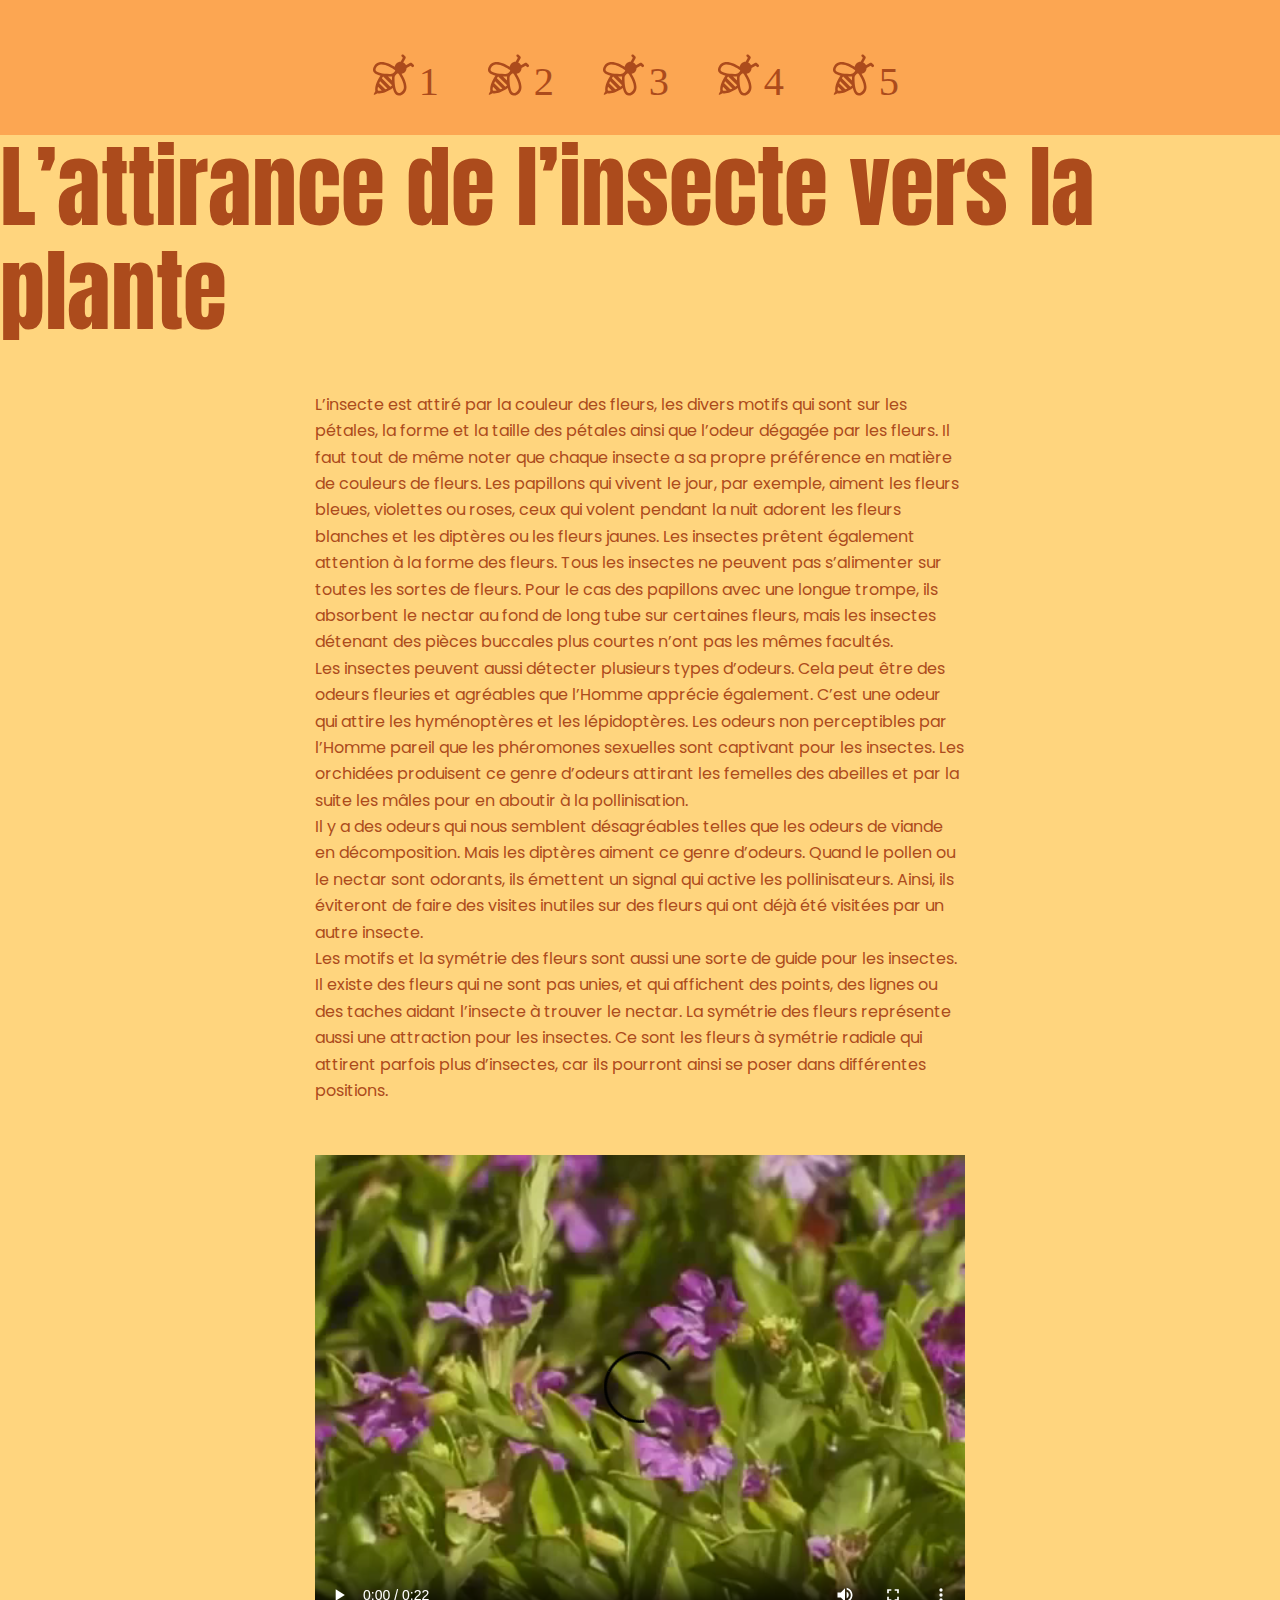
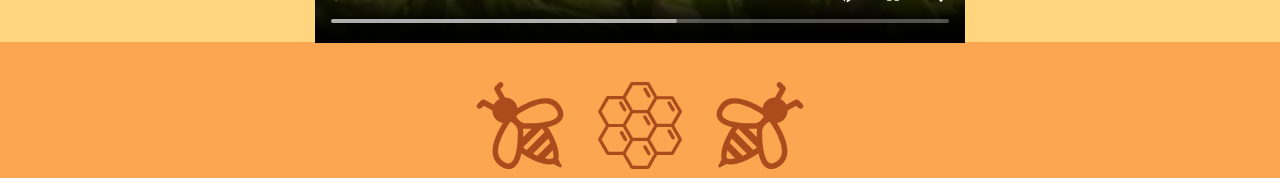
<file: etape1.html>
<!DOCTYPE html>
<html lang="fr" dir="ltr">

<head>
  <meta charset="utf-8">
  <title>BEES</title>
  <link rel="stylesheet" href="css/reset.css">
  <link rel="stylesheet" href="css/typo.css">
  <link rel="stylesheet" href="css/master.css">
</head>

<body>

  <header>
    <nav id="main-navigation">
      <ul>
        <li><a href="etape1.html"><img src="img/1.svg" /height="50px" width="75px"></a></li>
        <li><a href="etape2.html"><img src="img/2.svg" /height="50px" width="75px"></a></li>
        <li><a href="etape3.html"><img src="img/3.svg" /height="50px" width="75px"></a></li>
        <li><a href="etape4.html"><img src="img/4.svg" /height="50px" width="75px"></a></li>
        <li><a href="etape5.html"><img src="img/5.svg" /height="50px" width="75px"></a></li>
      </ul>
    </nav>
  </header>

  <article class="maint-content">
    <h1>L’attirance de l’insecte vers la plante</h1>

    <div class="content textright">

      <p>L’insecte est attiré par la couleur des fleurs, les divers motifs qui sont sur les pétales, la forme et la taille des pétales ainsi que l’odeur dégagée par les fleurs. Il faut tout de même noter que chaque insecte a sa propre préférence en
        matière de couleurs de fleurs. Les papillons qui vivent le jour, par exemple, aiment les fleurs bleues, violettes ou roses, ceux qui volent pendant la nuit adorent les fleurs blanches et les diptères ou les fleurs jaunes. Les insectes prêtent
        également attention à la forme des fleurs. Tous les insectes ne peuvent pas s’alimenter sur toutes les sortes de fleurs. Pour le cas des papillons avec une longue trompe, ils absorbent le nectar au fond de long tube sur certaines fleurs, mais
        les insectes détenant des pièces buccales plus courtes n’ont pas les mêmes facultés.
        <br>
        Les insectes peuvent aussi détecter plusieurs types d’odeurs. Cela peut être des odeurs fleuries et agréables que l’Homme apprécie également. C’est une odeur qui attire les hyménoptères et les lépidoptères. Les odeurs non perceptibles par
        l’Homme pareil que les phéromones sexuelles sont captivant pour les insectes. Les orchidées produisent ce genre d’odeurs attirant les femelles des abeilles et par la suite les mâles pour en aboutir à la pollinisation.
        <br>
        Il y a des odeurs qui nous semblent désagréables telles que les odeurs de viande en décomposition. Mais les diptères aiment ce genre d’odeurs. Quand le pollen ou le nectar sont odorants, ils émettent un signal qui active les pollinisateurs.
        Ainsi, ils éviteront de faire des visites inutiles sur des fleurs qui ont déjà été visitées par un autre insecte.
        <br>
        Les motifs et la symétrie des fleurs sont aussi une sorte de guide pour les insectes. Il existe des fleurs qui ne sont pas unies, et qui affichent des points, des lignes ou des taches aidant l’insecte à trouver le nectar. La symétrie des
        fleurs représente aussi une attraction pour les insectes. Ce sont les fleurs à symétrie radiale qui attirent parfois plus d’insectes, car ils pourront ainsi se poser dans différentes positions.
      </p>

      <video controls width="650">

        <source src="media/bee-video03.webm" type="video/webm">

        <source src="media/bee-video01.mp4" type="video/mp4">

        Sorry, your browser doesn't support embedded videos.
      </video>

    </div>

  </article>

  <footer>
    <nav>
      <ul>
        <li><a href="index.html"><img src="img/previous.svg" /height="87px" width="100px"></a></li>
        <li><a href="index.html"><img src="img/home.svg" /height="87px" width="100px"></a></li>
        <li><a href="etape2.html"><img src="img/next.svg" /height="87px" width="100px"></a></li>
      </ul>
    </nav>

  </footer>

</body>

</html>
</file>
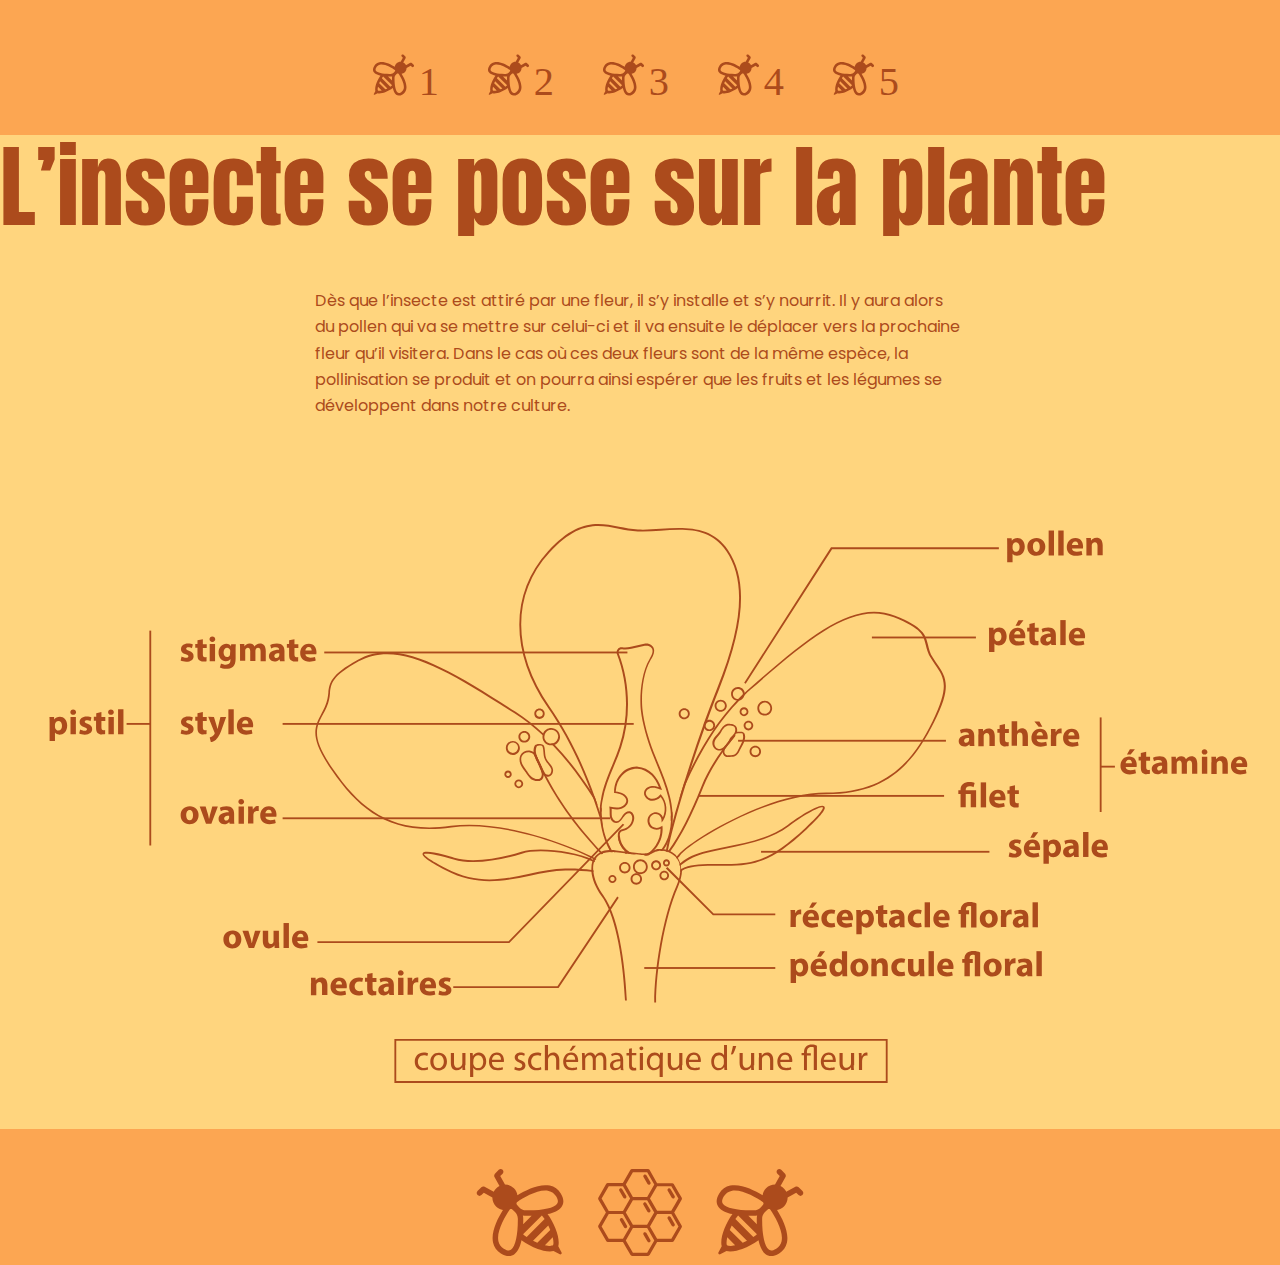
<file: etape2.html>
<!DOCTYPE html>
<html lang="fr" dir="ltr">

<head>
  <meta charset="utf-8">
  <title>BEES</title>
  <link rel="stylesheet" href="css/reset.css">
  <link rel="stylesheet" href="css/typo.css">
  <link rel="stylesheet" href="css/master.css">
</head>

<body>

  <header>
    <nav id="main-navigation">
      <ul>
        <li><a href="etape1.html"><img src="img/1.svg" / height="50px" width="75px"></a></li>
        <li><a href="etape2.html"><img src="img/2.svg" / height="50px" width="75px"></a></li>
        <li><a href="etape3.html"><img src="img/3.svg" / height="50px" width="75px"></a></li>
        <li><a href="etape4.html"><img src="img/4.svg" / height="50px" width="75px"></a></li>
        <li><a href="etape5.html"><img src="img/5.svg" / height="50px" width="75px"></a></li>
      </ul>
    </nav>
  </header>

  <article class="maint-content">
    <h1>L’insecte se pose sur la plante</h1>

    <div class="content textright">

      <p>Dès que l’insecte est attiré par une fleur, il s’y installe et s’y nourrit. Il y aura alors du pollen qui va se mettre sur celui-ci et il va ensuite le déplacer vers la prochaine fleur qu’il visitera. Dans le cas où ces deux fleurs sont de
        la même espèce, la pollinisation se produit et on pourra ainsi espérer que les fruits et les légumes se développent dans notre culture.</p>

      <img src="img/schemafleur.svg" alt="schema">

    </div>

  </article>

  <footer>
    <nav>
      <ul>
        <li><a href="etape1.html"><img src="img/previous.svg" / height="87px" width="100px"></a></li>
        <li><a href="index.html"><img src="img/home.svg" / height="87px" width="100px"></a></li>
        <li><a href="etape3.html"><img src="img/next.svg" / height="87px" width="100px"></a></li>
      </ul>
    </nav>

  </footer>

</body>

</html>
</file>
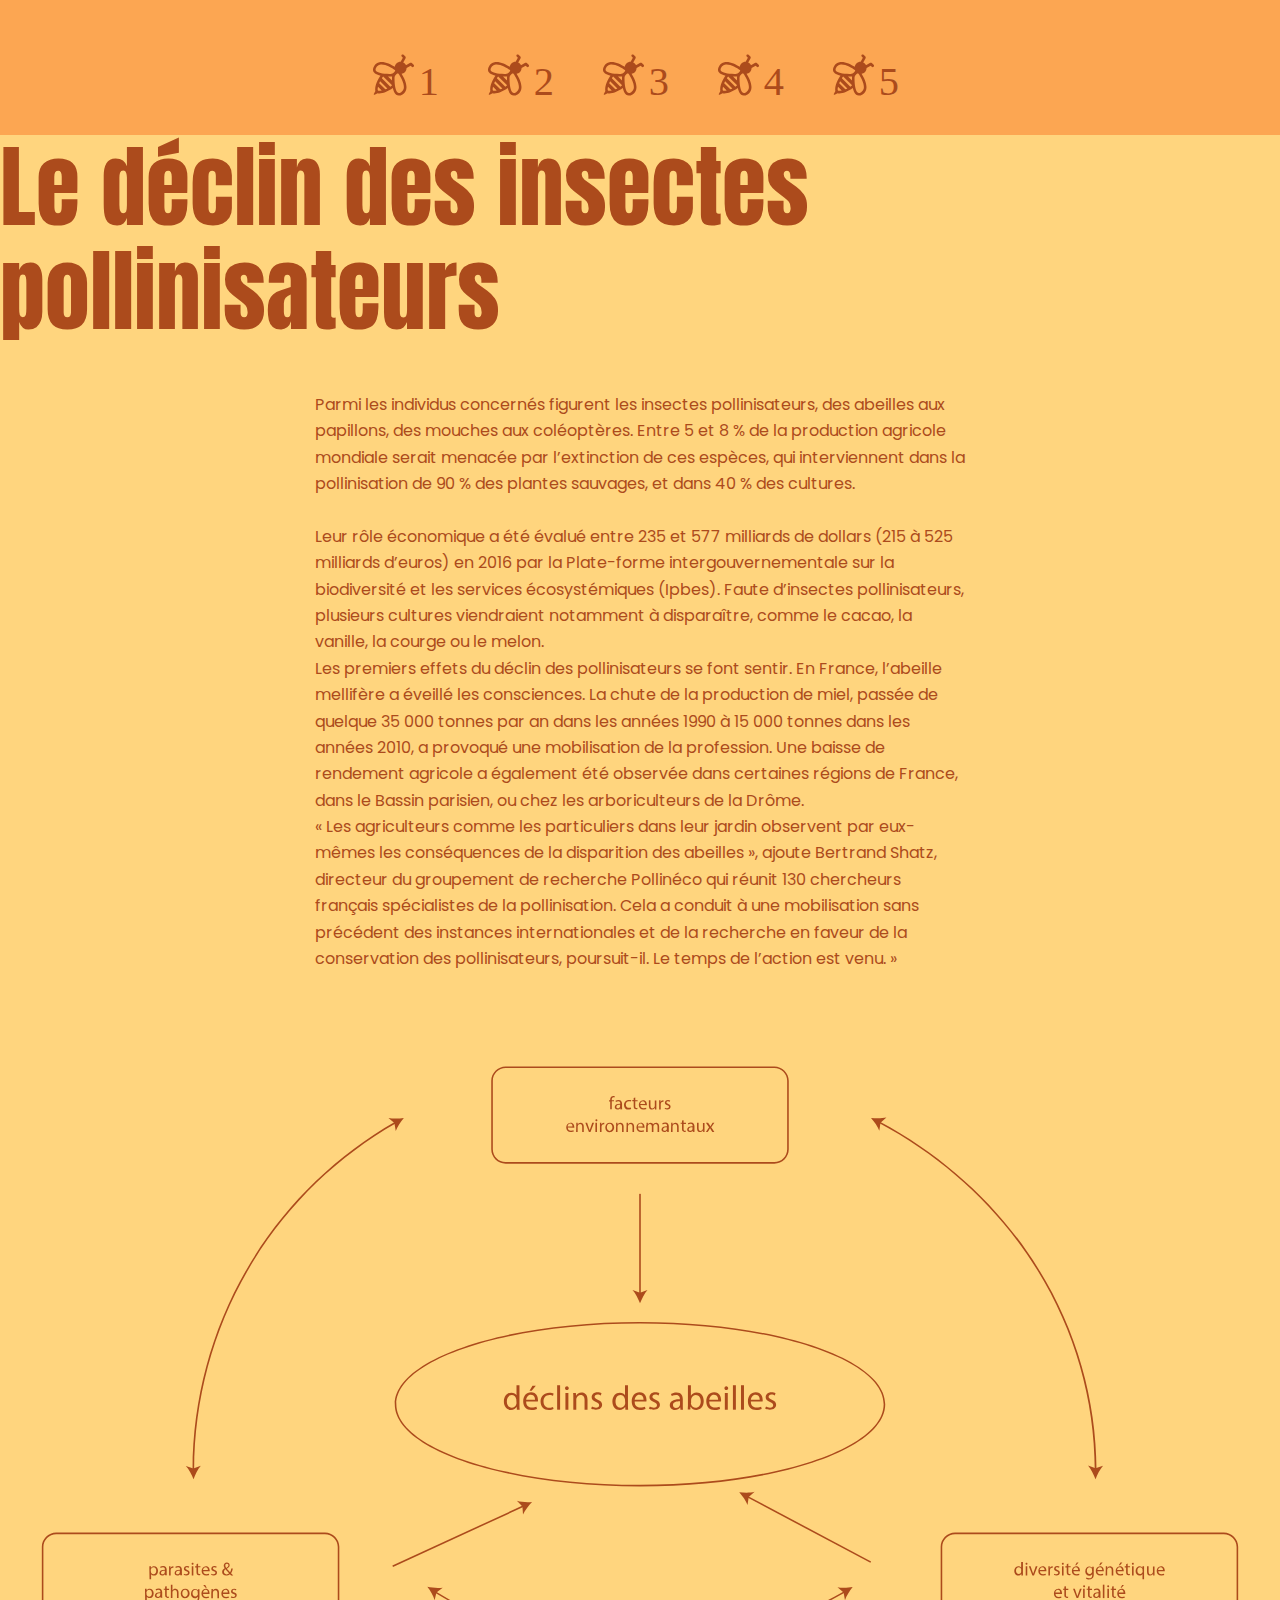
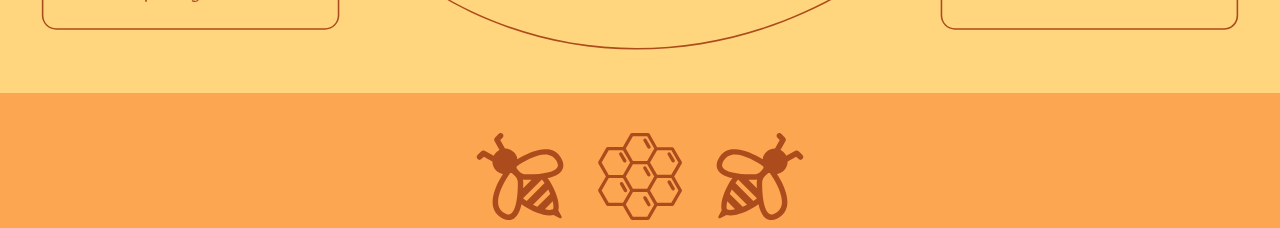
<file: etape3.html>
<!DOCTYPE html>
<html lang="fr" dir="ltr">

<head>
  <meta charset="utf-8">
  <title>BEES</title>
  <link rel="stylesheet" href="css/reset.css">
  <link rel="stylesheet" href="css/typo.css">
  <link rel="stylesheet" href="css/master.css">
</head>

<body>

  <header>
    <nav id="main-navigation">
      <ul>
        <li><a href="etape1.html"><img src="img/1.svg" / height="50px" width="75px"></a></li>
        <li><a href="etape2.html"><img src="img/2.svg" / height="50px" width="75px"></a></li>
        <li><a href="etape3.html"><img src="img/3.svg" / height="50px" width="75px"></a></li>
        <li><a href="etape4.html"><img src="img/4.svg" / height="50px" width="75px"></a></li>
        <li><a href="etape5.html"><img src="img/5.svg" / height="50px" width="75px"></a></li>
      </ul>
    </nav>
  </header>

  <article class="maint-content">
    <h1>Le déclin des insectes pollinisateurs </h1>

    <div class="content textright">

      <p>Parmi les individus concernés figurent les insectes pollinisateurs, des abeilles aux papillons, des mouches aux coléoptères. Entre 5 et 8 % de la production agricole mondiale serait menacée par l’extinction de ces espèces, qui interviennent
        dans la pollinisation de 90 % des plantes sauvages, et dans 40 % des cultures.
        <br><br>
        Leur rôle économique a été évalué entre 235 et 577 milliards de dollars (215 à 525 milliards d’euros) en 2016 par la Plate-forme intergouvernementale sur la biodiversité et les services écosystémiques (Ipbes). Faute d’insectes pollinisateurs,
        plusieurs cultures viendraient notamment à disparaître, comme le cacao, la vanille, la courge ou le melon.
        <br>
        Les premiers effets du déclin des pollinisateurs se font sentir. En France, l’abeille mellifère a éveillé les consciences. La chute de la production de miel, passée de quelque 35 000 tonnes par an dans les années 1990 à 15 000 tonnes dans les
        années 2010, a provoqué une mobilisation de la profession. Une baisse de rendement agricole a également été observée dans certaines régions de France, dans le Bassin parisien, ou chez les arboriculteurs de la Drôme.
        <br>
        « Les agriculteurs comme les particuliers dans leur jardin observent par eux-mêmes les conséquences de la disparition des abeilles », ajoute Bertrand Shatz, directeur du groupement de recherche Pollinéco qui réunit 130 chercheurs français
        spécialistes de la pollinisation. Cela a conduit à une mobilisation sans précédent des instances internationales et de la recherche en faveur de la conservation des pollinisateurs, poursuit-il. Le temps de l’action est venu. »
      </p>

      <img src="img/schemamort.svg" alt="schema">

    </div>

  </article>

  <footer>
    <nav>
      <ul>
        <li><a href="etape2.html"><img src="img/previous.svg" / height="87px" width="100px"></a></li>
        <li><a href="index.html"><img src="img/home.svg" / height="87px" width="100px"></a></li>
        <li><a href="etape4.html"><img src="img/next.svg" / height="87px" width="100px"></a></li>
      </ul>
    </nav>

</body>

</html>
</file>
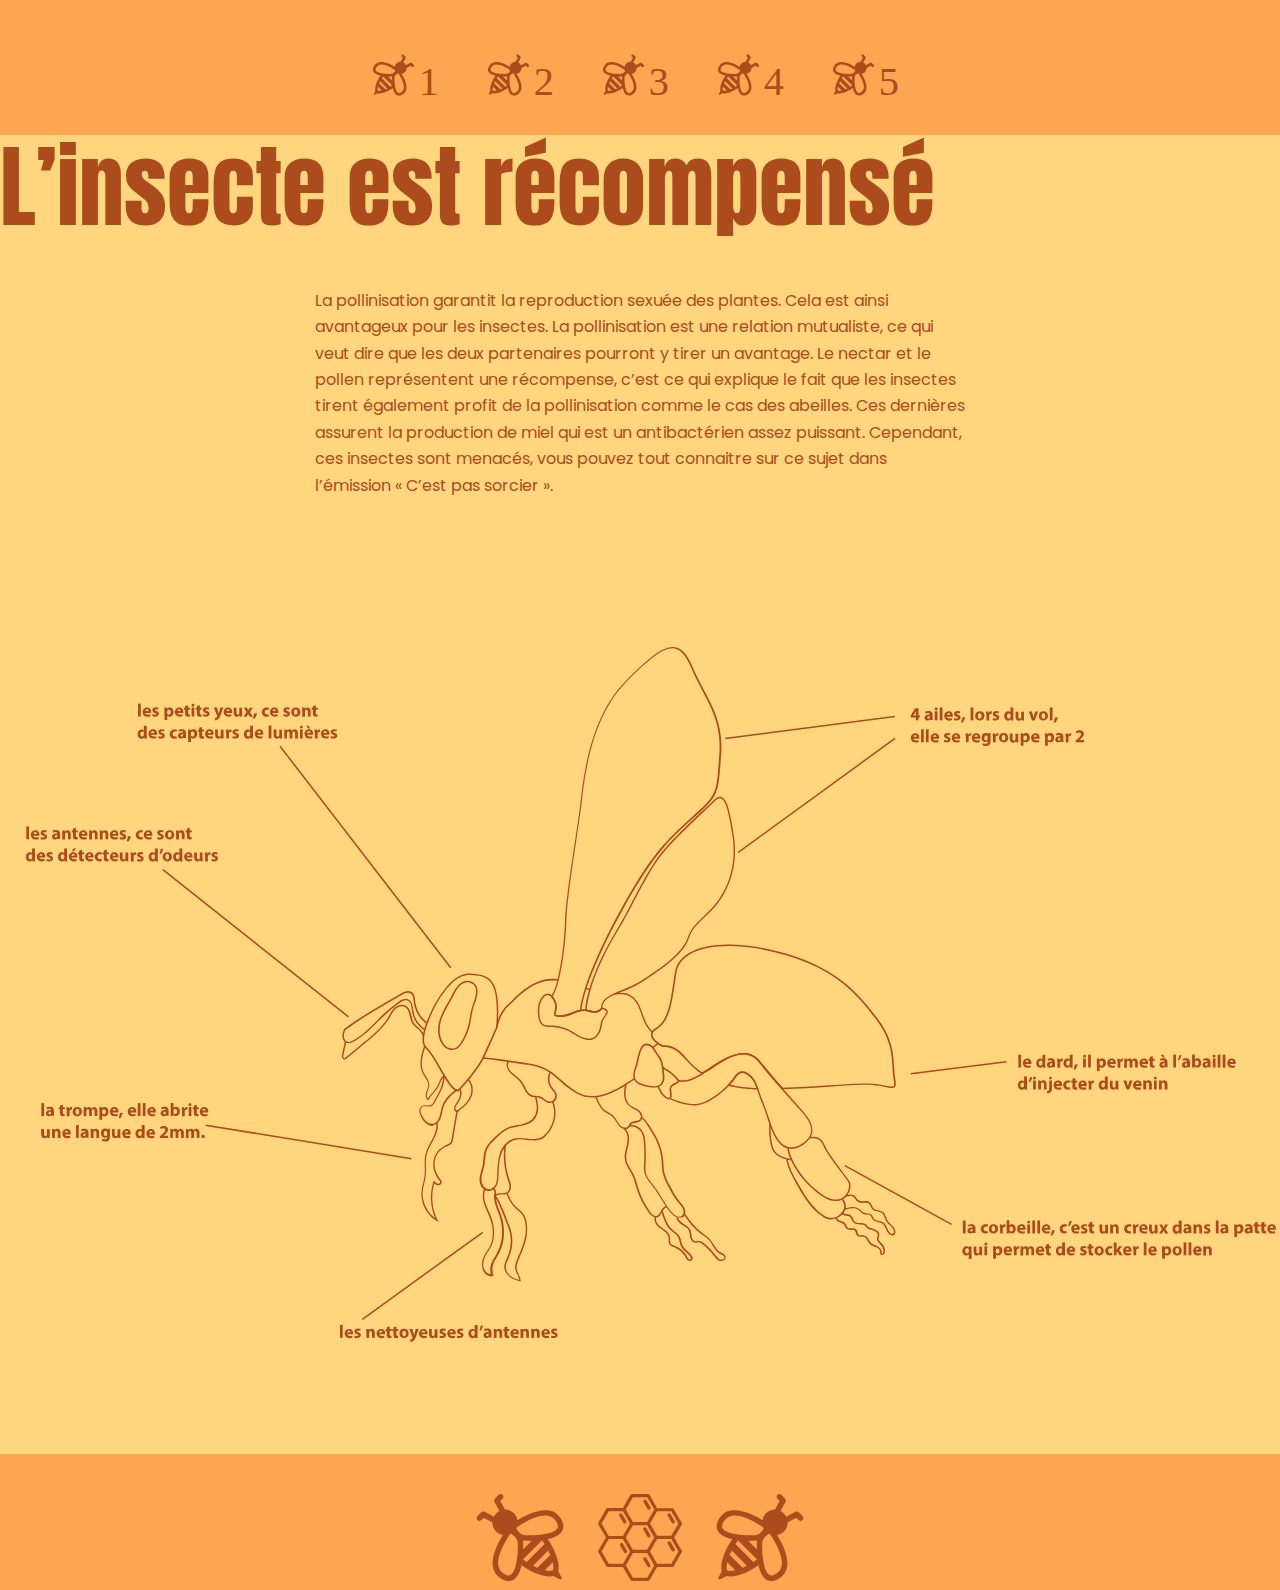
<file: etape4.html>
<!DOCTYPE html>
<html lang="fr" dir="ltr">

<head>
  <meta charset="utf-8">
  <title>BEES</title>
  <link rel="stylesheet" href="css/reset.css">
  <link rel="stylesheet" href="css/typo.css">
  <link rel="stylesheet" href="css/master.css">
</head>

<body>

  <header>
    <nav id="main-navigation">
      <ul>
        <li><a href="etape1.html"><img src="img/1.svg"/ height="50px"
    width="75px"></a></li>
        <li><a href="etape2.html"><img src="img/2.svg"/ height="50px"
    width="75px"></a></li>
        <li><a href="etape3.html"><img src="img/3.svg"/ height="50px"
    width="75px"></a></li>
        <li><a href="etape4.html"><img src="img/4.svg"/ height="50px"
    width="75px"></a></li>
        <li><a href="etape5.html"><img src="img/5.svg"/ height="50px"
    width="75px"></a></li>
      </ul>
    </nav>
  </header>

  <article class="maint-content">
    <h1>L’insecte est récompensé</h1>

        <div class="content textright">

    <p>La pollinisation garantit la reproduction sexuée des plantes. Cela est ainsi avantageux pour les insectes. La pollinisation est une relation mutualiste, ce qui veut dire que les deux partenaires pourront y tirer un avantage. Le nectar et le pollen représentent une récompense, c’est ce qui explique le fait que les insectes tirent également profit de la pollinisation comme le cas des abeilles. Ces dernières assurent la production de miel qui est un antibactérien assez puissant. Cependant, ces insectes sont menacés, vous pouvez tout connaitre sur ce sujet dans l’émission « C’est pas sorcier ».</p>

    <img src="img/schemaabeille.svg" alt="schema">

  </div>

  </article>

  <footer>
    <nav>
      <ul>
        <li><a href="etape3.html"><img src="img/previous.svg"/ height="87px"
    width="100px"></a></li>
        <li><a href="index.html"><img src="img/home.svg"/ height="87px"
    width="100px"></a></li>
        <li><a href="etape5.html"><img src="img/next.svg"/ height="87px"
    width="100px"></a></li>
      </ul>
    </nav>

  </footer>

</body>

</html>
</file>
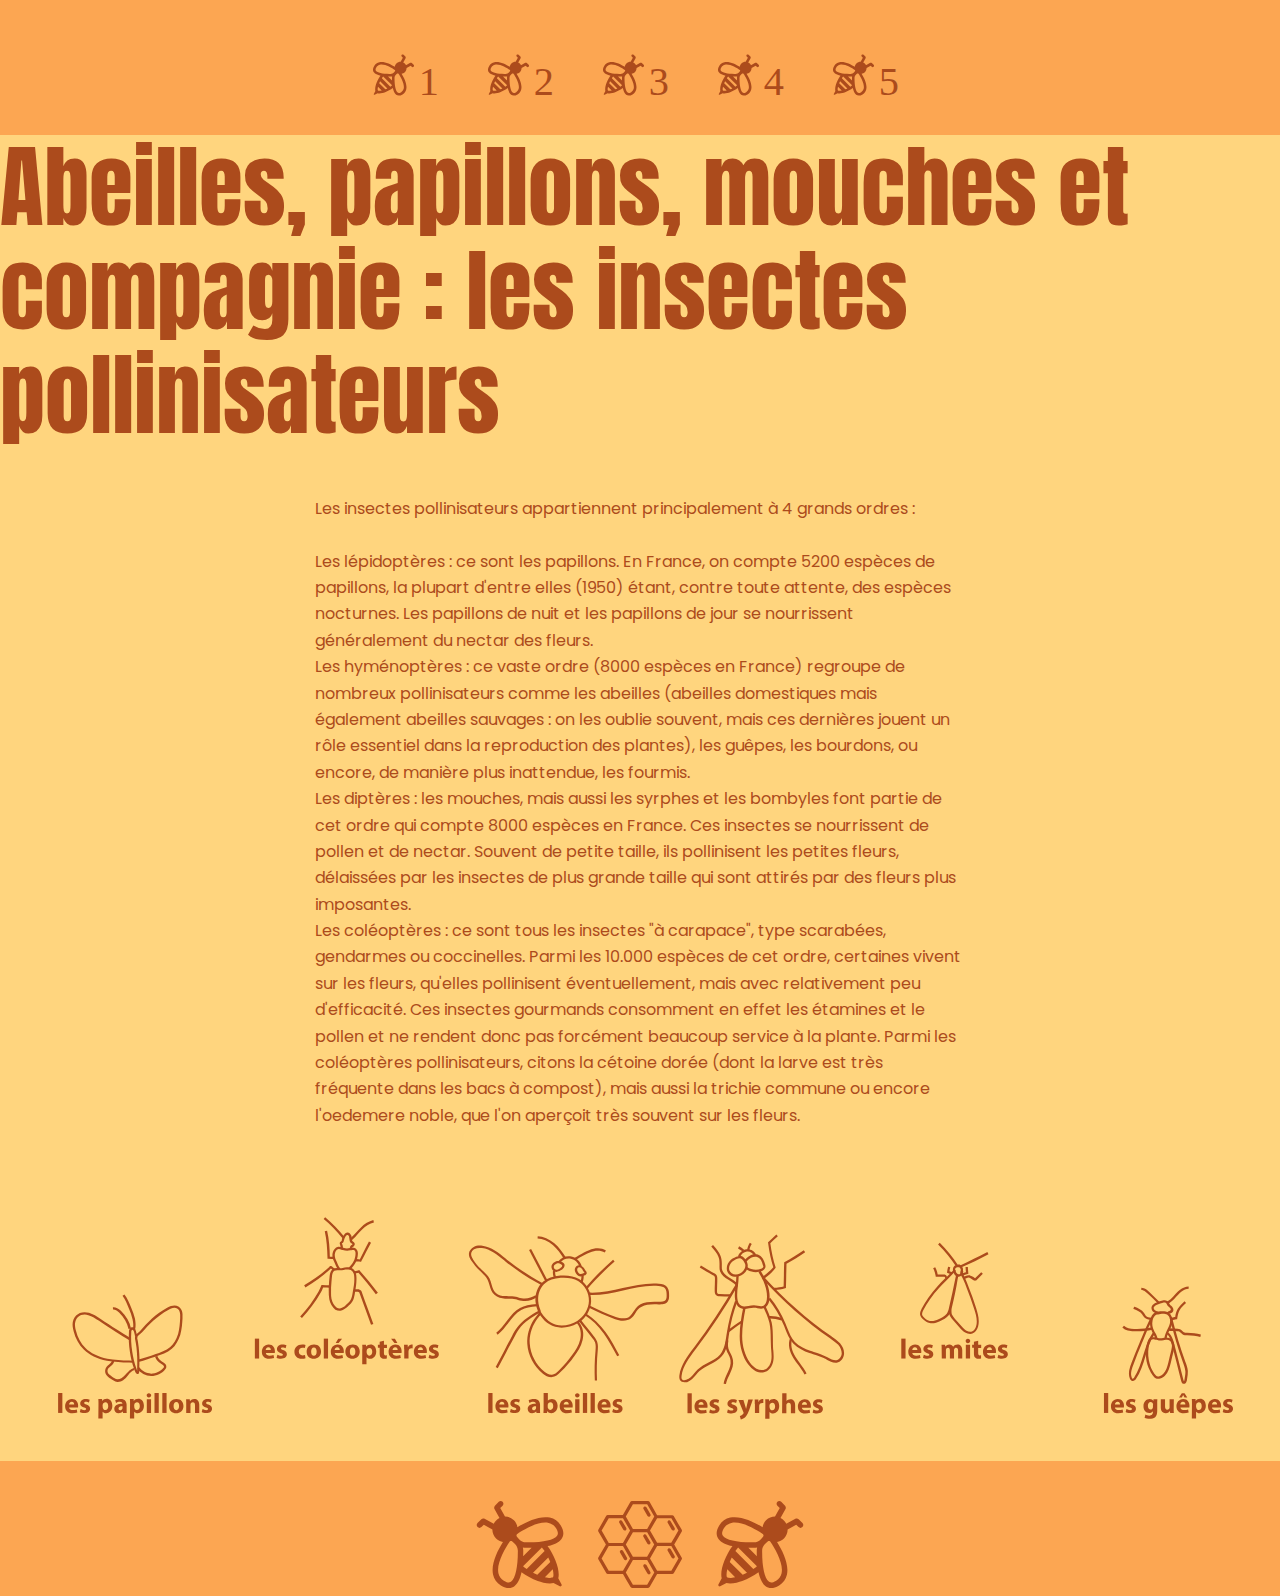
<file: etape5.html>
<!DOCTYPE html>
<html lang="fr" dir="ltr">

<head>
  <meta charset="utf-8">
  <title>BEES</title>
  <link rel="stylesheet" href="css/reset.css">
  <link rel="stylesheet" href="css/typo.css">
  <link rel="stylesheet" href="css/master.css">
</head>

<body>

  <header>
    <nav id="main-navigation">
      <ul>
        <li><a href="etape1.html"><img src="img/1.svg"/ height="50px"
    width="75px"></a></li>
        <li><a href="etape2.html"><img src="img/2.svg"/ height="50px"
    width="75px"></a></li>
        <li><a href="etape3.html"><img src="img/3.svg"/ height="50px"
    width="75px"></a></li>
        <li><a href="etape4.html"><img src="img/4.svg"/ height="50px"
    width="75px"></a></li>
        <li><a href="etape5.html"><img src="img/5.svg"/ height="50px"
    width="75px"></a></li>
      </ul>
    </nav>
  </header>

  <article class="maint-content">
    <h1>Abeilles, papillons, mouches et compagnie : les insectes pollinisateurs</h1>

    <div class="content textright">

    <p>Les insectes pollinisateurs appartiennent principalement à 4 grands ordres :
<br><br>
Les lépidoptères : ce sont les papillons. En France, on compte 5200 espèces de papillons, la plupart d'entre elles (1950) étant, contre toute attente, des espèces nocturnes. Les papillons de nuit et les papillons de jour se nourrissent généralement du nectar des fleurs.
<br>
Les hyménoptères : ce vaste ordre (8000 espèces en France) regroupe de nombreux pollinisateurs comme les abeilles (abeilles domestiques mais également abeilles sauvages : on les oublie souvent, mais ces dernières jouent un rôle essentiel dans la reproduction des plantes), les guêpes, les bourdons, ou encore, de manière plus inattendue, les fourmis.
<br>
Les diptères : les mouches, mais aussi les syrphes et les bombyles font partie de cet ordre qui compte 8000 espèces en France. Ces insectes se nourrissent de pollen et de nectar. Souvent de petite taille, ils pollinisent les petites fleurs, délaissées par les insectes de plus grande taille qui sont attirés par des fleurs plus imposantes.
<br>
Les coléoptères : ce sont tous les insectes "à carapace", type scarabées, gendarmes ou coccinelles. Parmi les 10.000 espèces de cet ordre, certaines vivent sur les fleurs, qu'elles pollinisent éventuellement, mais avec relativement peu d'efficacité. Ces insectes gourmands consomment en effet les étamines et le pollen et ne rendent donc pas forcément beaucoup service à la plante. Parmi les coléoptères pollinisateurs, citons la cétoine dorée (dont la larve est très fréquente dans les bacs à compost), mais aussi la trichie commune ou encore l'oedemere noble, que l'on aperçoit très souvent sur les fleurs.</p>

<img src="img/schemapolli.svg" alt="schema">

</div>

  </article>

  <footer>
    <nav>
      <ul>
        <li><a href="etape4.html"><img src="img/previous.svg"/ height="87px"
    width="100px"></a></li>
        <li><a href="index.html"><img src="img/home.svg"/ height="87px"
    width="100px"></a></li>
        <li><a href="index.html"><img src="img/next.svg"/ height="87px"
    width="100px"></a></li>
      </ul>
    </nav>

  </footer>

</body>

</html>
</file>
<file: css/typo.css>
@import url('https://fonts.googleapis.com/css2?family=Anton&family=Poppins:ital,wght@0,300;0,400;1,300&display=swap');

html {
  font-size: 100%;
}

/*16px*/
body {
  background-color: white;
  font-family: 'Poppins', sans-serif;
  font-weight: 400;
  line-height: 1.65;
  color: #333;
}

p {
  margin-bottom: 1.15rem;
}

h1, h2, h3, h4, h5 {
  margin: 2.75rem 0 1.05rem;
  font-family: 'Anton', sans-serif;
  font-weight: 400;
  line-height: 1.15;
}

h1 {
  margin-top: 0;
  font-size: 5.653em;
}

h2 {
  font-size: 3.998em;
}

h3 {
  font-size: 2.827em;
}

h4 {
  font-size: 1.999em;
}

h5 {
  font-size: 1.414em;
}

small, .text_small {
  font-size: 0.707em;
}
</file>
<file: css/master.css>
body {
  background-color: #ffd57e;
  display: flex;
  flex-direction: column;
  justify-content: space-between;
}

header, footer {
  background-color: #fca652;
  min-height: 15vh;
}

article {
  min-height: 70vh;
}

nav a {
  color: white;
}

.content {
  /* border: 2px solid #323e27; */
  display: flex;
  flex-direction: row-reverse;
  justify-content: space-around;
  flex-wrap: wrap;
}

.content video {
  display: block;
  flex-basis: 650px;
}

.content p {
  flex-basis: 650px;
  padding: 2em;
}

p {
  color: #ac4b1c;
}

h1 {
  color: #ac4b1c;
}

.content img {
  width: 100%;
}

nav {
  float: right;
  left: -50%;
  position: relative;
}

footer ul {
  list-style-type: none;
  padding: 40px;
  margin: 0px;
  left: 50%;
  position: relative;
}

ul li {
  display: block;
  float: left;
  padding: 0px 10px;
  margin: 0px;
}

header ul {
  list-style-type: none;
  padding: 40px;
  margin: 0px;
  left: 50%;
  position: relative;
}

header ul li {
  display: block;
  float: left;
  padding: 0px 10px;
  margin: 10px;
}
</file>
